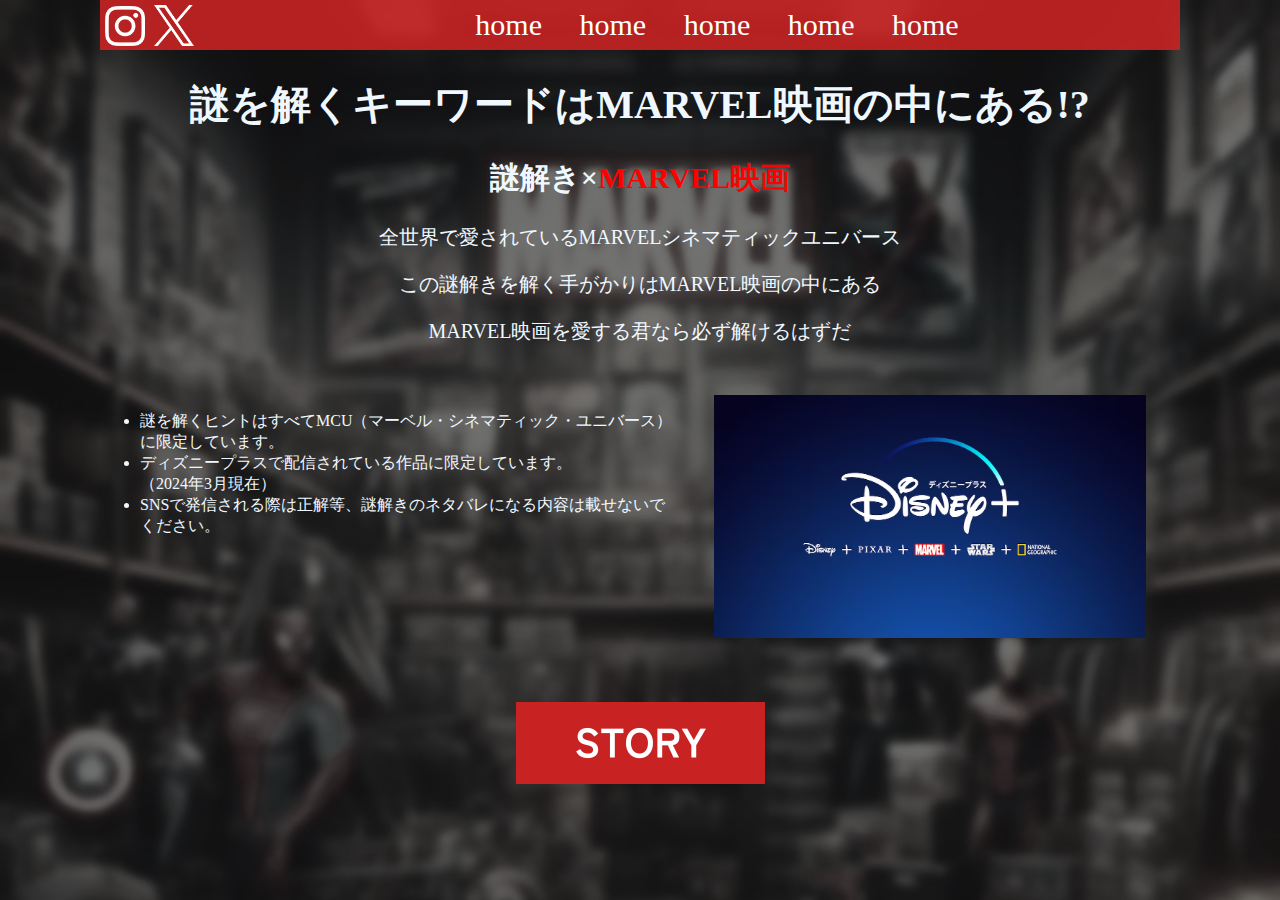
<file: index.html>
<!DOCTYPE html>
<html>
<head>
  <title>謎解きとMARVEL映画</title>
  <meta charset="UTF-8">
  <meta name="description" content="謎解きとMARVEL映画">
  <meta name="viewport" content="width=device-width, initial-scale=1.0">
  <link rel="stylesheet" href="css/main.css">
  <link rel="stylesheet" href="css/home.css">
</head>
<body>
  
<header>
  <nav id="snslogos">
    <a><img class="snslogo" src="imgs/logo_instagram.png"></li>
    <a><img class="snslogo" src="imgs/logo_x.png"></li>
  </nav>
  <nav id="navigation">
    <a href="index.html">home</a>
    <a href="index.html">home</a>
    <a href="index.html">home</a>
    <a href="index.html">home</a>
    <a href="index.html">home</a>
  </nav>
</header>
<main>
  <section id="purpose">
    <div id="purpose-ms">
      <h1>謎を解くキーワードは<strong>MARVEL映画</strong>の中にある!?</h1>
      <h2>謎解き×<span style="color: red;">MARVEL映画</span></h2>
    </div>
    <div id="purpose-coment">
      <p>全世界で愛されているMARVELシネマティックユニバース</p>
      <p>この謎解きを解く手がかりはMARVEL映画の中にある</p>
      <p>MARVEL映画を愛する君なら必ず解けるはずだ</p>
    </div>
  </section>
  <div id="rule">
    <ul>
      <li><a>謎を解くヒントはすべてMCU（マーベル・シネマティック・ユニバース）に限定しています。</a></li>
      <li><a>ディズニープラスで配信されている作品に限定しています。</br>（2024年3月現在）</a></li>
      <li><a>SNSで発信される際は正解等、謎解きのネタバレになる内容は載せないでください。</a></li>
    </ul>
    <a href="https://disneyplus.disney.co.jp/" target="_blank" rel="noopener">
      <img id="disney-logo" src="imgs/Disneyplus_logo.jpg">
    </a>
  </div>
  <div id="story-btn">
    <a href="story.html"><img src="imgs/buttons/story-btn.png"></a>
  </div>





</main>




</body>










</html>
</file>
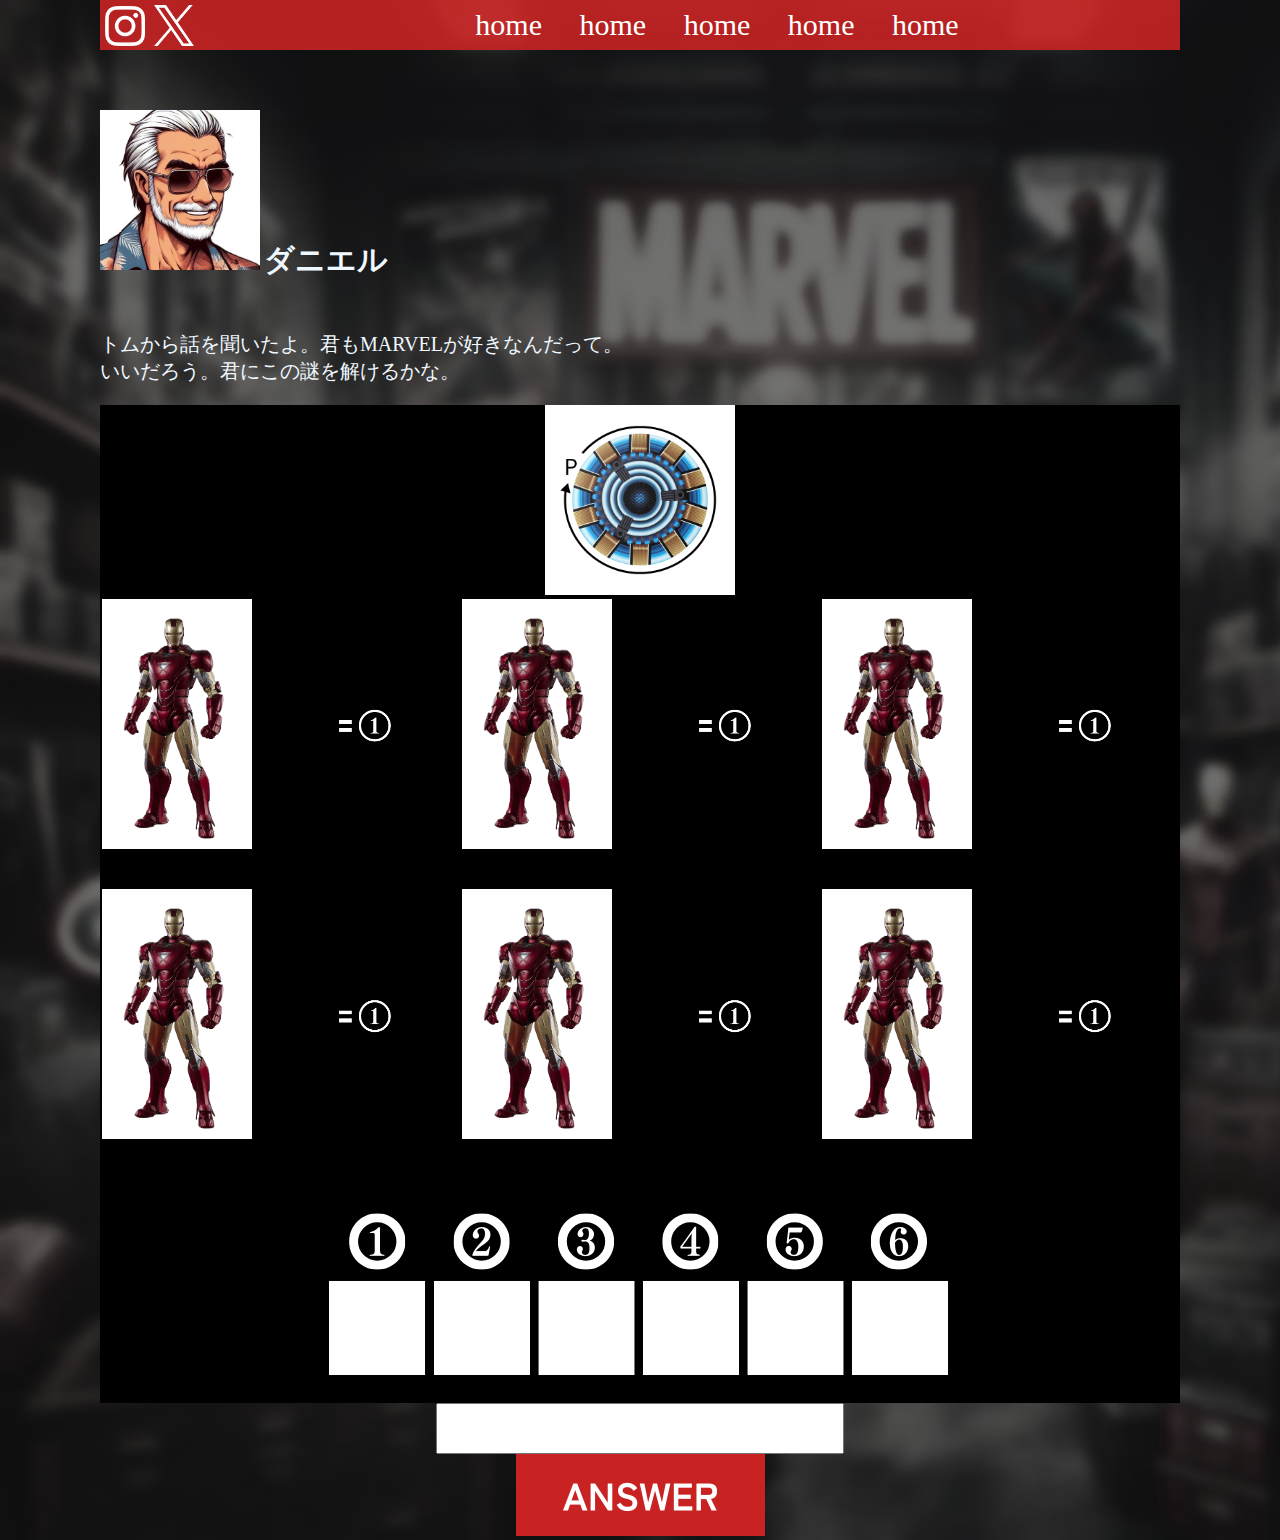
<file: quiz1.html>
<!DOCTYPE html>
<html>
<head>
  <title>謎解きとMARVEL映画</title>
  <meta charset="UTF-8">
  <meta name="description" content="謎解きとMARVEL映画">
  <meta name="viewport" content="width=device-width, initial-scale=1.0">
  <meta name="viewport" content="width=1700">
  <link rel="stylesheet" href="css/main.css">
  <link rel="stylesheet" href="css/quiz.css">
</head>
<body>
  
<header>
  <nav id="snslogos">
    <a><img class="snslogo" src="imgs/logo_instagram.png"></li>
    <a><img class="snslogo" src="imgs/logo_x.png"></li>
  </nav>
  <nav id="navigation">
    <a href="index.html">home</a>
    <a href="index.html">home</a>
    <a href="index.html">home</a>
    <a href="index.html">home</a>
    <a href="index.html">home</a>
  </nav>
</header>
<main>
  <div id="daniel-name-pic">
    <img src="imgs/daniel.jpg">
    <p>ダニエル</p>
  </div>
  <p>トムから話を聞いたよ。君もMARVELが好きなんだって。</br>いいだろう。君にこの謎を解けるかな。</p>
  <!-- クイズ -->
  <section id="quiz1">
    <img src="imgs/Q1/arc_reactor_q.png"></im>
    <div id="mks">
      <div>
        <img class="mk" src="imgs/Q1/mk6.png">
        <img class="math" src="imgs/Q1/1.png">
      </div>
      <div>
        <img class="mk" src="imgs/Q1/mk6.png">
        <img class="math" src="imgs/Q1/1.png">
      </div>
      <div>
        <img class="mk" src="imgs/Q1/mk6.png">
        <img class="math" src="imgs/Q1/1.png">
      </div>
      <div>
        <img class="mk" src="imgs/Q1/mk6.png">
        <img class="math" src="imgs/Q1/1.png">
      </div>
      <div>
        <img class="mk" src="imgs/Q1/mk6.png">
        <img class="math" src="imgs/Q1/1.png">
      </div>
      <div>
        <img class="mk" src="imgs/Q1/mk6.png">
        <img class="math" src="imgs/Q1/1.png">
      </div>
    </div>
    <div>
      <img src="imgs/Q1/input1.png">
    </div>
  </section>
  <div id="input-box">
    <input id="input-answer" type="text">
  </div>
  <div id="answer">
    <a id="answer-btn"><img src="imgs/buttons/answer.png"></a>
  </div>
</main>
<!-- 正解時表示 -->
<div id="correct-answer-box">
  <div>
    <h1>正解！</h1>
    <p>よくやった</p>
  </div>
</div>
<!-- 不正解表示 -->
<div id="notcorrect-answer-box">
  <div>
    <a id="getback-btn"><img src="imgs/buttons/batten.png"></a>
    <h1>不正解</h1>
    <p>もう一度確認しよう</p>
  </div>
</div>




<script>
const btnQuiz1 = document.getElementById('answer-btn');
const correct = document.getElementById('correct-answer-box');
const text = document.getElementById('input-answer');
const notcorrect = document.getElementById('notcorrect-answer-box');
const body = document.getElementsByName('body');


// HTML要素がクリックされたときにイベント処理を実行する
btnQuiz1.addEventListener('click', () => {
  if (text.value == "THANOS" || text.value == "サノス" || text.value == "さのす" || text.value == "thonos"){
    console.log('正解');
    correct.style.display = 'block';
  } else {
    console.log('不正解');
    notcorrect.style.display = 'block';
  }
});



// 不正解Xボタン
function butotnClick() {
  notcorrect.style.display = 'none';
}
const backBtn = document.getElementById('getback-btn');
backBtn.addEventListener('click', butotnClick);

</script>
</body>
</html>
</file>
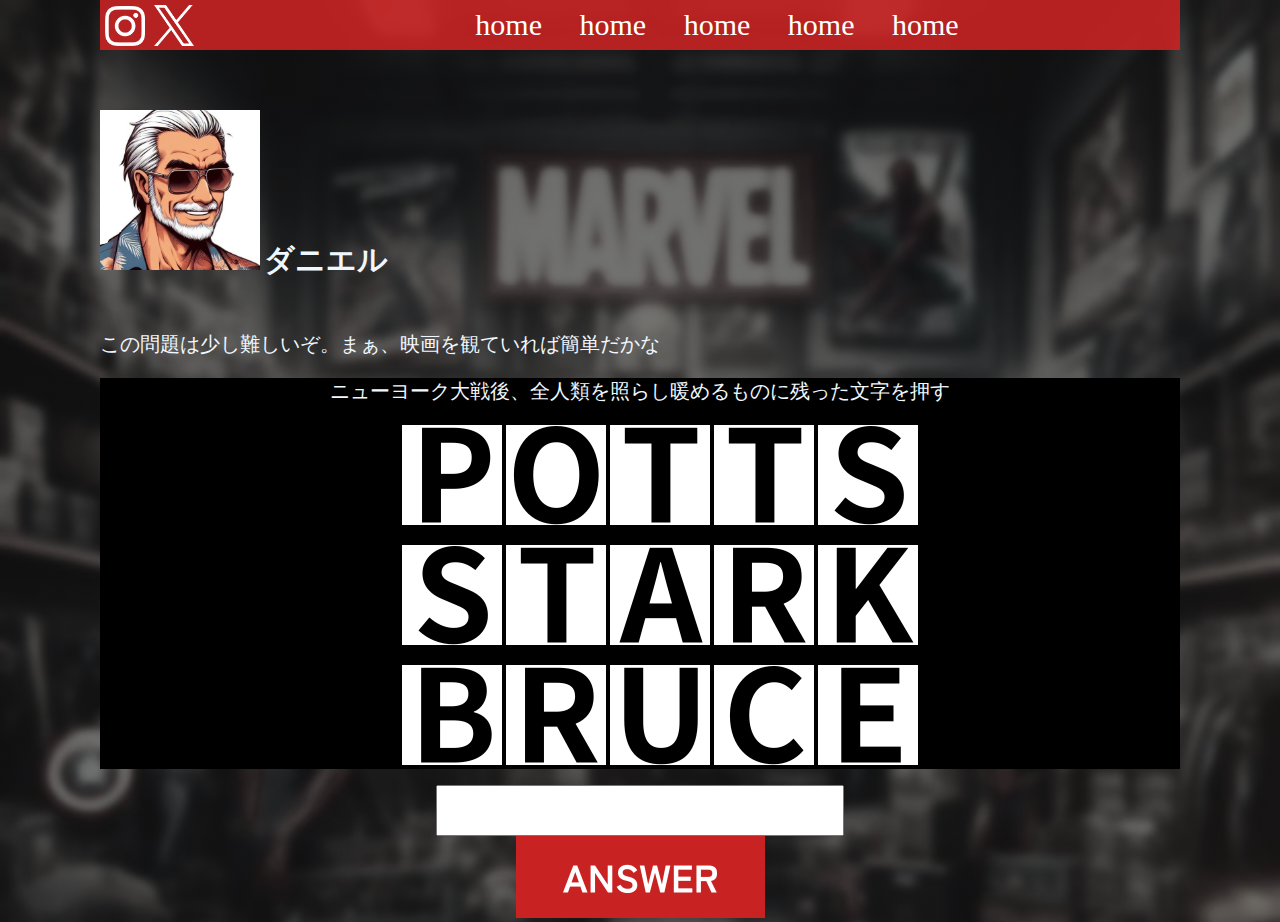
<file: quiz2.html>
<!DOCTYPE html>
<html>
<head>
  <title>謎解きとMARVEL映画</title>
  <meta charset="UTF-8">
  <meta name="description" content="謎解きとMARVEL映画">
  <meta name="viewport" content="width=device-width, initial-scale=1.0">
  <link rel="stylesheet" href="css/main.css">
  <link rel="stylesheet" href="css/quiz.css">
</head>
<body>
  
<header>
  <nav id="snslogos">
    <a><img class="snslogo" src="imgs/logo_instagram.png"></li>
    <a><img class="snslogo" src="imgs/logo_x.png"></li>
  </nav>
  <nav id="navigation">
    <a href="index.html">home</a>
    <a href="index.html">home</a>
    <a href="index.html">home</a>
    <a href="index.html">home</a>
    <a href="index.html">home</a>
  </nav>
</header>
<main>
  <div id="daniel-name-pic">
    <img src="imgs/daniel.jpg">
    <p>ダニエル</p>
  </div>
  <p>この問題は少し難しいぞ。まぁ、映画を観ていれば簡単だかな</p>
   <!-- クイズ -->
  <section id="quiz2">
    <!-- A押下前 -->
    <div id="quiz2-before">
      <p>ニューヨーク大戦後、全人類を照らし暖めるものに残った文字を押す</p>
      <ul>
        <img src="imgs/Q2/p.png">
        <img src="imgs/Q2/o.png">
        <img src="imgs/Q2/t.png">
        <img src="imgs/Q2/t.png">
        <img src="imgs/Q2/s.png">
      </ul>
      <ul>
        <img src="imgs/Q2/s.png">
        <img src="imgs/Q2/t.png">
        <img  id="btn-a" src="imgs/Q2/a.png">
        <img src="imgs/Q2/r.png">
        <img src="imgs/Q2/k.png">
      </ul>
      <ul>
        <img src="imgs/Q2/b.png">
        <img src="imgs/Q2/r.png">
        <img src="imgs/Q2/u.png">
        <img src="imgs/Q2/c.png">
        <img src="imgs/Q2/e.png">
      </ul>
    </div>
    <!-- A押下後 -->
    <div id="quiz2-after">
      <p>そこになぜか同じ人が二人。後から来た方がここで父に名乗った名は？</p>
      <img src="imgs/Q2/quiz-befor.png">
    </div>









  </section>
  <div id="input-box">
    <input id="input-answer" type="text">
  </div>
  <div id="answer">
    <a id="answer-btn"><img src="imgs/buttons/answer.png"></a>
  </div>
</main>
<!-- 正解時表示 -->
<div id="correct-answer-box">
  <div>
    <h1>正解！</h1>
    <p>よくやった</p>
  </div>
</div>
<!-- 不正解表示 -->
<div id="notcorrect-answer-box">
  <div>
    <a id="getback-btn"><img src="imgs/buttons/batten.png"></a>
    <h1>不正解</h1>
    <p>もう一度確認しよう</p>
  </div>
</div>






</main>



<script>
const btn = document.getElementById('answer-btn');
const correct = document.getElementById('correct-answer-box');
const text = document.getElementById('input-answer');
const notcorrect = document.getElementById('notcorrect-answer-box');
const body = document.getElementsByName('body');


// HTML要素がクリックされたときにイベント処理を実行する
btn.addEventListener('click', () => {
  if (text.value == "ハワードスターク"){
    console.log('正解');
    correct.style.display = 'block';

  } else {
    console.log('不正解');
    notcorrect.style.display = 'block';
  }
});



// 不正解Xボタン
function butotnClick() {
  notcorrect.style.display = 'none';
}

const backBtn = document.getElementById('getback-btn');
backBtn.addEventListener('click', butotnClick);



//クイズ2--------------------------------------------
const btnA = document.getElementById('btn-a');
const quiz2Before = document.getElementById('quiz2-before');
const quiz2After = document.getElementById('quiz2-after');

btnA.addEventListener('click', btnAClick);
function btnAClick() {
  console.log('Aが押された');
  quiz2Before.style.display = 'none';
  quiz2After.style.display = 'block';
}
</script>
</body>
</html>
</file>
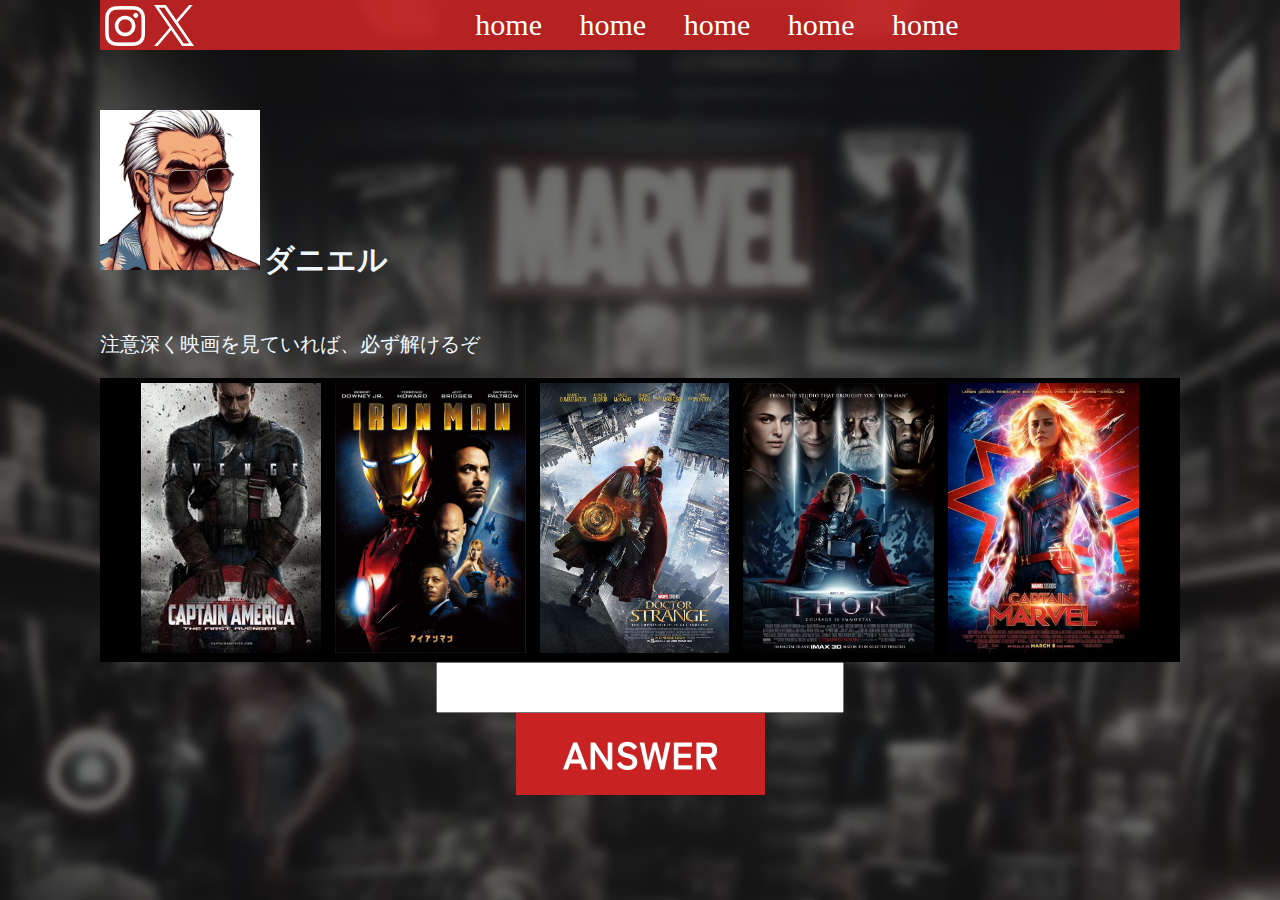
<file: quiz3.html>
<!DOCTYPE html>
<html>
<head>
  <title>謎解きとMARVEL映画</title>
  <meta charset="UTF-8">
  <meta name="description" content="謎解きとMARVEL映画">
  <meta name="viewport" content="width=device-width, initial-scale=1.0">
  <link rel="stylesheet" href="css/main.css">
  <link rel="stylesheet" href="css/quiz.css">
</head>
<body>
  
<header>
  <nav id="snslogos">
    <a><img class="snslogo" src="imgs/logo_instagram.png"></li>
    <a><img class="snslogo" src="imgs/logo_x.png"></li>
  </nav>
  <nav id="navigation">
    <a href="index.html">home</a>
    <a href="index.html">home</a>
    <a href="index.html">home</a>
    <a href="index.html">home</a>
    <a href="index.html">home</a>
  </nav>
</header>
<main>
  <div id="daniel-name-pic">
    <img src="imgs/daniel.jpg">
    <p>ダニエル</p>
  </div>
  <p>注意深く映画を見ていれば、必ず解けるぞ</p>
  <section id="quiz3">
    <div id="push-before">
      <img id="CaptainAmerica" src="imgs/Q3/CAPTAIN AMERICA.jpg" height="270px">
      <img id="IRONMAN" src="imgs/Q3/IRONMAN.jpg" height="270px">
      <img id="STRANGE" src="imgs/Q3/STRANGE.jpg" height="270px">
      <img id="THOR" src="imgs/Q3/THOR.jpg" height="270px">
      <img id="CAPTAINMARVEL" src="imgs/Q3/CAPTAIN MARVEL.jpg" height="270px">
    </div>
    <div id="push-after">
      <img class="imgPushed" id="imgPushed_CaptainAmerica" src="imgs/Q3/CAPTAIN AMERICA_pushed.png" height="270px">
      <img class="imgPushed" id="imgPushed_Ironman" src="imgs/Q3/IRONMAN_pushed.png" height="270px">
      <img class="imgPushed" id="imgPushed_Strange" src="imgs/Q3/STRANGE_pushed.png" height="270px">
      <img class="imgPushed" id="imgPushed_Thor" src="imgs/Q3/THOR_pushed.png" height="270px">
      <img class="imgPushed" id="imgPushed_CaptainMarvel" src="imgs/Q3/CAPTAIN MARVEL_pushed.png" height="270px">
      <img class="imgPushed" id="imgPushed_Close" src="imgs/buttons/batten.png" height="30px">
    </div>
  </section>
  <div id="input-box">
    <input id="input-answer" type="text">
  </div>
  <div id="answer">
    <a id="answer-btn"><img src="imgs/buttons/answer.png"></a>
  </div>
</main>
<!-- 正解時表示 -->
<div id="correct-answer-box">
  <div>
    <h1>正解！</h1>
    <p>よくやった</p>
  </div>
</div>
<!-- 不正解表示 -->
<div id="notcorrect-answer-box">
  <div>
    <a id="getback-btn"><img src="imgs/buttons/batten.png"></a>
    <h1>不正解</h1>
    <p>もう一度確認しよう</p>
  </div>
</div>



</main>



<script src="https://code.jquery.com/jquery-3.6.0.min.js"></script>
</body>
<script>
  const PushAfter = document.getElementById('push-after');
  const PushClose = document.getElementById('imgPushed_Close');
  function AMERICA() {
    PushAfter.style.display = "inline-block";
    PushClose.style.display = "inline-block";
    imgPushed_CaptainAmerica.style.display = "inline-block";
  };

  function IRONMAN() {
    PushAfter.style.display = "inline-block";
    PushClose.style.display = "inline-block";
    imgPushed_Ironman.style.display = "inline-block";
  };

  function STRANGE() {
    PushAfter.style.display = "inline-block";
    PushClose.style.display = "inline-block";
    imgPushed_Strange.style.display = "inline-block";
  };

  function THOR() {
    PushAfter.style.display = "inline-block";
    PushClose.style.display = "inline-block";
    imgPushed_Thor.style.display = "inline-block";
  };

  function CAPTAINMARVEL() {
    PushAfter.style.display = "inline-block";
    PushClose.style.display = "inline-block";
    imgPushed_CaptainMarvel.style.display = "inline-block";
  };


  function PushBack() {
    PushAfter.style.display = "none";
    PushClose.style.display = "none";
    imgPushed_CaptainAmerica.style.display = "none";
    imgPushed_Ironman.style.display = "none";
    imgPushed_Strange.style.display = "none";
    imgPushed_Thor.style.display = "none";
    imgPushed_CaptainMarvel.style.display = "none";
  };

$('#CaptainAmerica').on('click', AMERICA);
$('#IRONMAN').on('click', IRONMAN);
$('#STRANGE').on('click', STRANGE);
$('#THOR').on('click', THOR);
$('#CAPTAINMARVEL').on('click', CAPTAINMARVEL);
$('#imgPushed_Close').on('click', PushBack);

// 正解・不正解

const btnQuiz1 = document.getElementById('answer-btn');
const correct = document.getElementById('correct-answer-box');
const text = document.getElementById('input-answer');
const notcorrect = document.getElementById('notcorrect-answer-box');
const body = document.getElementsByName('body');

// HTML要素がクリックされたときにイベント処理を実行する
btnQuiz1.addEventListener('click', () => {
  if (text.value == "グース" || text.value == "ぐーす" || text.value == "goose" || text.value == "GOOSE"){
    console.log('正解');
    correct.style.display = 'block';
  } else {
    console.log('不正解');
    notcorrect.style.display = 'block';
  }
});

// 不正解Xボタン
function butotnClick() {
  notcorrect.style.display = 'none';
}
const backBtn = document.getElementById('getback-btn');
backBtn.addEventListener('click', butotnClick);







</script>









</html>
</file>
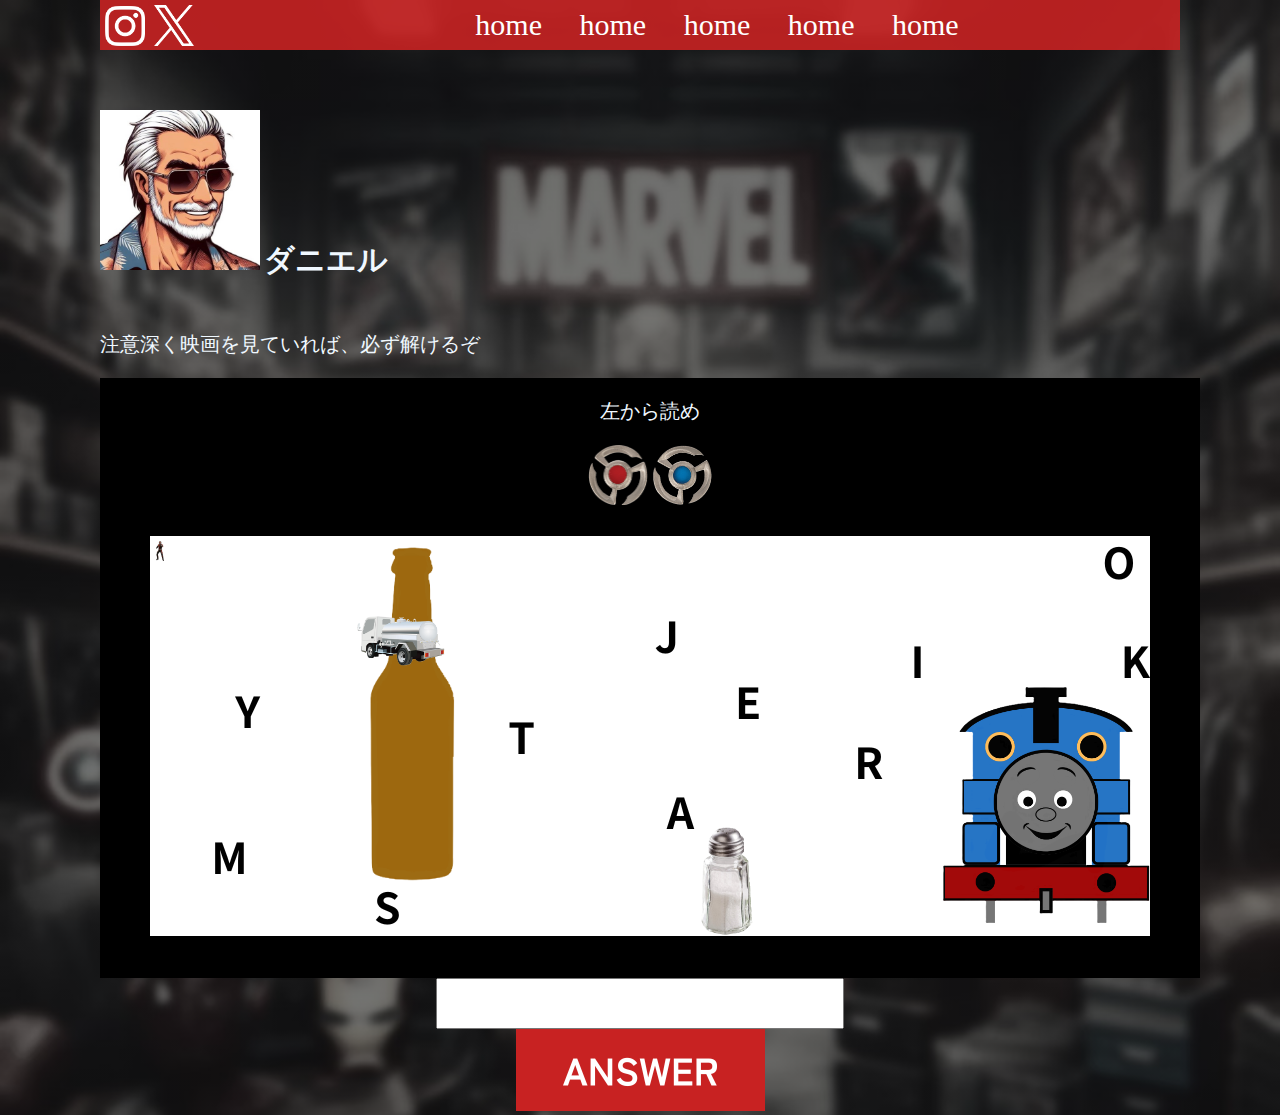
<file: quiz4.html>
<!DOCTYPE html>
<html>
<head>
  <title>謎解きとMARVEL映画</title>
  <meta charset="UTF-8">
  <meta name="description" content="謎解きとMARVEL映画">
  <meta name="viewport" content="width=device-width, initial-scale=1.0">
  <link rel="stylesheet" href="css/main.css">
  <link rel="stylesheet" href="css/quiz.css">
</head>
<body>
  
<header>
  <nav id="snslogos">
    <a><img class="snslogo" src="imgs/logo_instagram.png"></li>
    <a><img class="snslogo" src="imgs/logo_x.png"></li>
  </nav>
  <nav id="navigation">
    <a href="index.html">home</a>
    <a href="index.html">home</a>
    <a href="index.html">home</a>
    <a href="index.html">home</a>
    <a href="index.html">home</a>
  </nav>
</header>
<main>
  <div id="daniel-name-pic">
    <img src="imgs/daniel.jpg">
    <p>ダニエル</p>
  </div>
  <p>注意深く映画を見ていれば、必ず解けるぞ</p>
  <section id="quiz4">
    <p>左から読め</p>
    <div id="Shuriken">
      <img id="Red" src="imgs/Q4/red.png" width="60px" height="60px">
      <img id="Blue" src="imgs/Q4/blue.png" width="60px" height="60px">
    </div>
    <div id="Changed-img">
      <img id="Antoman" src="imgs/Q4/antman.png">
      <img id="Bin" src="imgs/Q4/bin.png">
      <img id="Tanker" src="imgs/Q4/tanker.png">
      <img id="Solt" src="imgs/Q4/solt.png">
      <img id="Popo" src="imgs/Q4/popo.png">
    </div>
  </section>
  <div id="input-box">
    <input id="input-answer" type="text">
  </div>
  <div id="answer">
    <a id="answer-btn"><img src="imgs/buttons/answer.png"></a>
  </div>
</main>
<!-- 正解時表示 -->
<div id="correct-answer-box">
  <div>
    <h1>正解！</h1>
    <p>よくやった</p>
  </div>
</div>
<!-- 不正解表示 -->
<div id="notcorrect-answer-box">
  <div>
    <a id="getback-btn"><img src="imgs/buttons/batten.png"></a>
    <h1>不正解</h1>
    <p>もう一度確認しよう</p>
  </div>
</div>



<script src="https://code.jquery.com/jquery-3.6.0.min.js"></script>
</body>


<script>
// 手裏剣制御--------------------------------------------------------
function picMove(onpointermove) {
  if(event.buttons){
      this.style.left     =  this.offsetLeft + event.movementX + 'px'
      this.style.top      =  this.offsetTop  + event.movementY + 'px'
      this.style.position = 'absolute'
      this.draggable      = false
      this.setPointerCapture(event.pointerId)

      let RedPosi = Red.getBoundingClientRect();
      let RedLeft = Number(window.pageXOffset + RedPosi.left + 25); 
      let RedTop = Number(window.pageYOffset + RedPosi.top + 25);
      let RedHeight = RedPosi.height + window.pageYOffset + RedPosi.top + 'px';

      let BluePosi = Blue.getBoundingClientRect();
      let BlueLeft = Number(window.pageXOffset +BluePosi.left + 25); 
      let BlueTop = Number(window.pageYOffset + BluePosi.top + 25);
      let BlueHeight = BluePosi.height + window.pageYOffset + BluePosi.top + 'px';
      
      const Antoman = document.getElementById('Antoman');
      let AntomanPosi = Antoman.getBoundingClientRect();
      let AntomanLeft = Number(window.pageXOffset + AntomanPosi.left);
      let AntomanWidth = Number(AntomanPosi.width + window.pageXOffset + AntomanPosi.left);
      let AntomanTop = Number(window.pageYOffset + AntomanPosi.top);
      let AntomanHeight = Number(AntomanPosi.height + window.pageYOffset + AntomanPosi.top);

      const Tanker = document.getElementById('Tanker');
      let TankerPosi = Tanker.getBoundingClientRect();
      let TankerLeft = Number(window.pageXOffset + TankerPosi.left);
      let TankerWidth = Number(TankerPosi.width + window.pageXOffset + TankerPosi.left);
      let TankerTop = Number(window.pageYOffset + TankerPosi.top);
      let TankerHeight = Number(TankerPosi.height + window.pageYOffset + TankerPosi.top - 40);
      console.log(TankerLeft);
      console.log(TankerWidth);
      console.log(TankerTop);

      const Bin = document.getElementById('Bin');
      let BinPosi = Bin.getBoundingClientRect();
      let BinLeft = Number(window.pageXOffset + BinPosi.left);
      let BinWidth = Number(BinPosi.width + window.pageXOffset + BinPosi.left);
      let BinTop = Number(window.pageYOffset + BinPosi.top);
      let BinHeight = Number(BinPosi.height + window.pageYOffset + BinPosi.top);

      const Solt = document.getElementById('Solt');
      let SoltPosi = Solt.getBoundingClientRect();
      let SoltLeft = Number(window.pageXOffset + SoltPosi.left);
      let SoltWidth = Number(SoltPosi.width + window.pageXOffset + SoltPosi.left);
      let SoltTop = Number(window.pageYOffset + SoltPosi.top);
      let SoltHeight = Number(SoltPosi.height + window.pageYOffset + SoltPosi.top);

      const Popo = document.getElementById('Popo');
      let PopoPosi = Popo.getBoundingClientRect();
      let PopoLeft = Number(window.pageXOffset + PopoPosi.left);
      let PopoWidth = Number(PopoPosi.width + window.pageXOffset + PopoPosi.left);
      let PopoTop = Number(window.pageYOffset + PopoPosi.top);
      let PopoHeight = Number(PopoPosi.height + window.pageYOffset + PopoPosi.top);

      
      if(RedLeft > AntomanLeft && RedLeft < AntomanWidth && RedTop > AntomanTop && RedTop < AntomanHeight){ //Antoman become smaller
        // Antoman.style.backgroundColor = 'red';
        Antoman.style.top = '5px';
        Antoman.style.left = '6px';
        Antoman.style.height = '20px';
      } else if(BlueLeft > AntomanLeft && BlueLeft < AntomanWidth && BlueTop > AntomanTop && BlueTop < AntomanHeight){ //Antoman become Big
        // Antoman.style.background = 'blue';
        Antoman.style.top = '5px';
        Antoman.style.left = '9px';
        Antoman.style.height = '380px';
      } else if(RedLeft > TankerLeft && RedLeft < TankerWidth && RedTop > TankerTop && RedTop < TankerHeight){ //Tanker became smaller
        // Tanker.style.backgroundColor = 'red';
        Tanker.style.top = '80px';
        Tanker.style.left = '207px';
        Tanker.style.height = '50px';
      } else if(BlueLeft > TankerLeft && BlueLeft < TankerWidth && BlueTop > TankerTop && BlueTop < TankerHeight){ //Tanker became Big
        // Tanker.style.backgroundColor = 'blue';
        Tanker.style.top = '53px';
        Tanker.style.left = '175px';
        Tanker.style.height = '270px';
      } else if(RedLeft > SoltLeft && RedLeft < SoltWidth && RedTop > SoltTop && RedTop < SoltHeight){ //Solt became smaller
        // Solt.style.backgroundColor = 'red';
        Solt.style.top = '290px';
        Solt.style.left = '550px';
        Solt.style.height = '110px';
      } else if(BlueLeft > SoltLeft && BlueLeft < SoltWidth && BlueTop > SoltTop && BlueTop < SoltHeight){ //Solt became Big
        // Solt.style.backgroundColor = 'blue';
        Solt.style.top = '20px';
        Solt.style.left = '390px';
        Solt.style.height = '380px';
      } else if(RedLeft > BinLeft && RedLeft < BinWidth && RedTop > BinTop && RedTop < BinHeight){ //Bin became smaller
        // Bin.style.backgroundColor = 'red';
        Bin.style.top = '290px';
        Bin.style.left = '220px';
        Bin.style.height = '110px';
      } else if(BlueLeft > BinLeft && BlueLeft < BinWidth && BlueTop > BinTop && BlueTop < BinHeight){ //Bin became Big
        // Bin.style.backgroundColor = 'blue';
        Bin.style.top = '5px';
        Bin.style.left = '212px';
        Bin.style.height = '340px';
      } else if(RedLeft > PopoLeft && RedLeft < PopoWidth && RedTop > PopoTop && RedTop < PopoHeight){ //Popo became smaller
        // Popo.style.backgroundColor = 'red';
        Popo.style.top = '150px';
        Popo.style.left = '790px';
        Popo.style.height = '240px';
      } else if(BlueLeft > PopoLeft && BlueLeft < PopoWidth && BlueTop > PopoTop && BlueTop < PopoHeight){ //Popo became Big
        // Popo.style.backgroundColor = 'blue';
        Popo.style.top = '0px';
        Popo.style.left = '650px';
        Popo.style.height = '400px';
      }
  }
}
const Red = document.getElementById('Red');
const Blue = document.getElementById('Blue');
Red.addEventListener('pointermove', picMove);
Blue.addEventListener('pointermove', picMove);

// ------------------------------------------------------------------

const btnQuiz1 = document.getElementById('answer-btn');
const correct = document.getElementById('correct-answer-box');
const text = document.getElementById('input-answer');
const notcorrect = document.getElementById('notcorrect-answer-box');
const body = document.getElementsByName('body');

// HTML要素がクリックされたときにイベント処理を実行する
btnQuiz1.addEventListener('click', () => {
  if (text.value == "MODOK" || text.value == "モードック" || text.valu == "modok"){
    console.log('正解');
    correct.style.display = 'block';
  } else {
    console.log('不正解');
    notcorrect.style.display = 'block';
  }
});

// 不正解Xボタン
function butotnClick() {
  notcorrect.style.display = 'none';
}
const backBtn = document.getElementById('getback-btn');
backBtn.addEventListener('click', butotnClick);









</script>
</file>
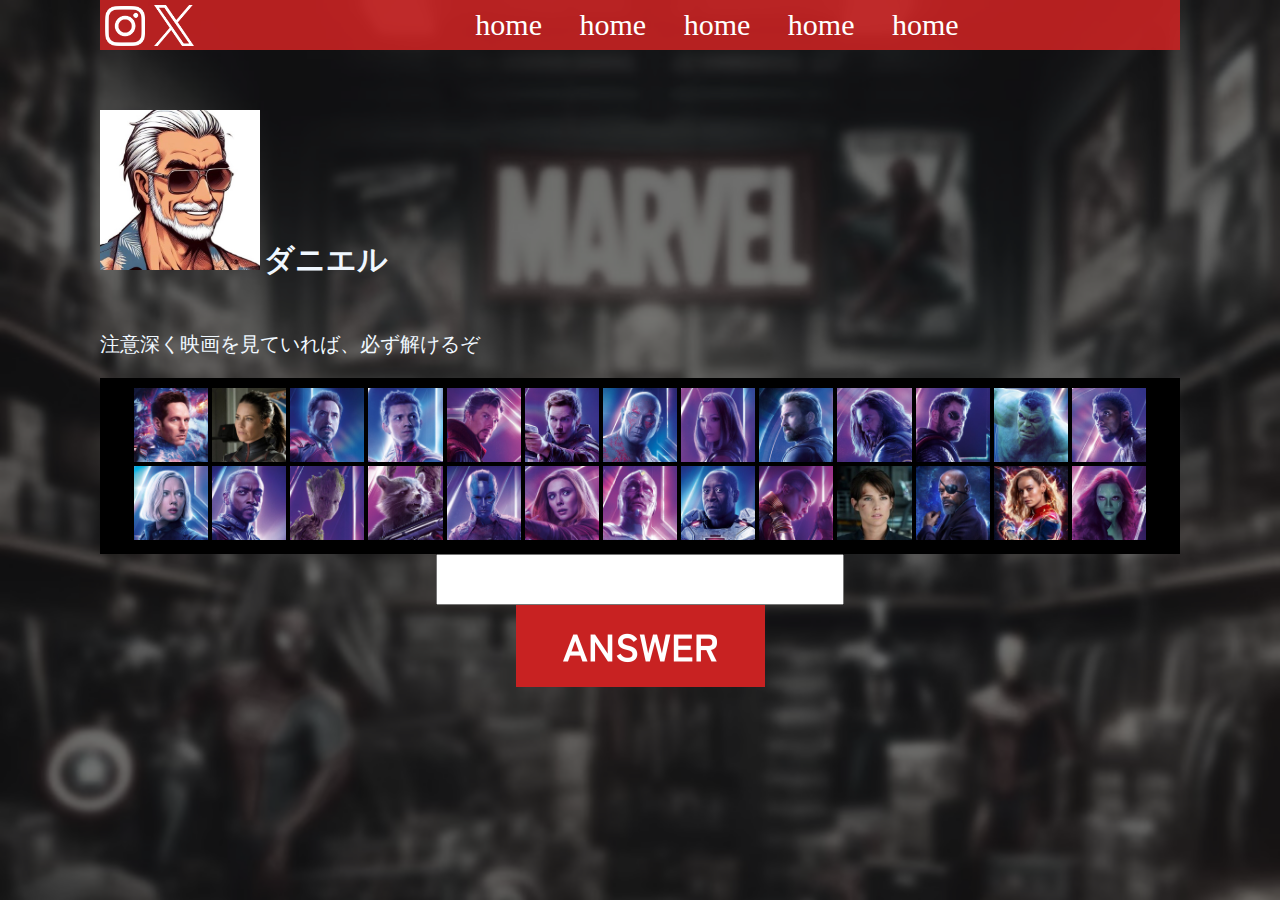
<file: quiz5.html>
<!DOCTYPE html>
<html>
<head>
  <title>謎解きとMARVEL映画</title>
  <meta charset="UTF-8">
  <meta name="description" content="謎解きとMARVEL映画">
  <meta name="viewport" content="width=device-width, initial-scale=1.0">
  <link rel="stylesheet" href="css/main.css">
  <link rel="stylesheet" href="css/quiz.css">
</head>
<body>
  
<header>
  <nav id="snslogos">
    <a><img class="snslogo" src="imgs/logo_instagram.png"></li>
    <a><img class="snslogo" src="imgs/logo_x.png"></li>
  </nav>
  <nav id="navigation">
    <a href="index.html">home</a>
    <a href="index.html">home</a>
    <a href="index.html">home</a>
    <a href="index.html">home</a>
    <a href="index.html">home</a>
  </nav>
</header>
<main>
  <div id="daniel-name-pic">
    <img src="imgs/daniel.jpg">
    <p>ダニエル</p>
  </div>
  <p>注意深く映画を見ていれば、必ず解けるぞ</p>
  <section id="quiz5">
    <div>
      <img id="antman" src="imgs/Q5/antman.jpeg">
      <img src="imgs/Q5/wasp.jpeg">
      <img src="imgs/Q5/ironman.jpeg">
      <img src="imgs/Q5/spider-man.jpeg">
      <img src="imgs/Q5/strange.jpeg">
      <img src="imgs/Q5/quil.jpeg">
      <img src="imgs/Q5/drax.jpeg">
      <img src="imgs/Q5/mantis.jpeg">
      <img src="imgs/Q5/captainamerica.jpeg">
      <img src="imgs/Q5/bucky.jpeg">
      <img src="imgs/Q5/saw.jpeg">
      <img src="imgs/Q5/hulk.jpeg">
      <img src="imgs/Q5/blackpanther.jpeg">
      <img src="imgs/Q5/blackwidow.jpeg">
      <img src="imgs/Q5/falcon.jpeg">
      <img src="imgs/Q5/groot.jpeg">
      <img src="imgs/Q5/rocket.jpeg">
      <img src="imgs/Q5/nebula.jpeg">
      <img src="imgs/Q5/wanda.jpeg">
      <img src="imgs/Q5/vision.jpeg">
      <img src="imgs/Q5/rhody.jpeg">
      <img src="imgs/Q5/okoye.jpeg">
      <img src="imgs/Q5/mariahill.jpg">
      <img src="imgs/Q5/nick-fury_fix.jpeg">
      <img src="imgs/Q5/captainmarvel.jpeg">
      <img src="imgs/Q5/gamora.jpeg">
    </div>
  </section>
  <div id="input-box">
    <input id="input-answer" type="text">
  </div>
  <div id="answer">
    <a id="answer-btn"><img src="imgs/buttons/answer.png"></a>
  </div>
</main>
<!-- 正解時表示 -->
<div id="correct-answer-box">
  <div>
    <h1>正解！</h1>
    <p>よくやった</p>
  </div>
</div>
<!-- 不正解表示 -->
<div id="notcorrect-answer-box">
  <div>
    <a id="getback-btn"><img src="imgs/buttons/batten.png"></a>
    <h1>不正解</h1>
    <p>もう一度確認しよう</p>
  </div>
</div>



<script src="https://code.jquery.com/jquery-3.6.0.min.js"></script>
</body>


<script>



































  

const btnQuiz1 = document.getElementById('answer-btn');
const correct = document.getElementById('correct-answer-box');
const text = document.getElementById('input-answer');
const notcorrect = document.getElementById('notcorrect-answer-box');
const body = document.getElementsByName('body');

// HTML要素がクリックされたときにイベント処理を実行する
btnQuiz1.addEventListener('click', () => {
  if (text.value == "MODOK" || text.value == "モードック" || text.valu == "modok"){
    console.log('正解');
    correct.style.display = 'block';
  } else {
    console.log('不正解');
    notcorrect.style.display = 'block';
  }
});

// 不正解Xボタン
function butotnClick() {
  notcorrect.style.display = 'none';
}
const backBtn = document.getElementById('getback-btn');
backBtn.addEventListener('click', butotnClick);









</script>
</file>
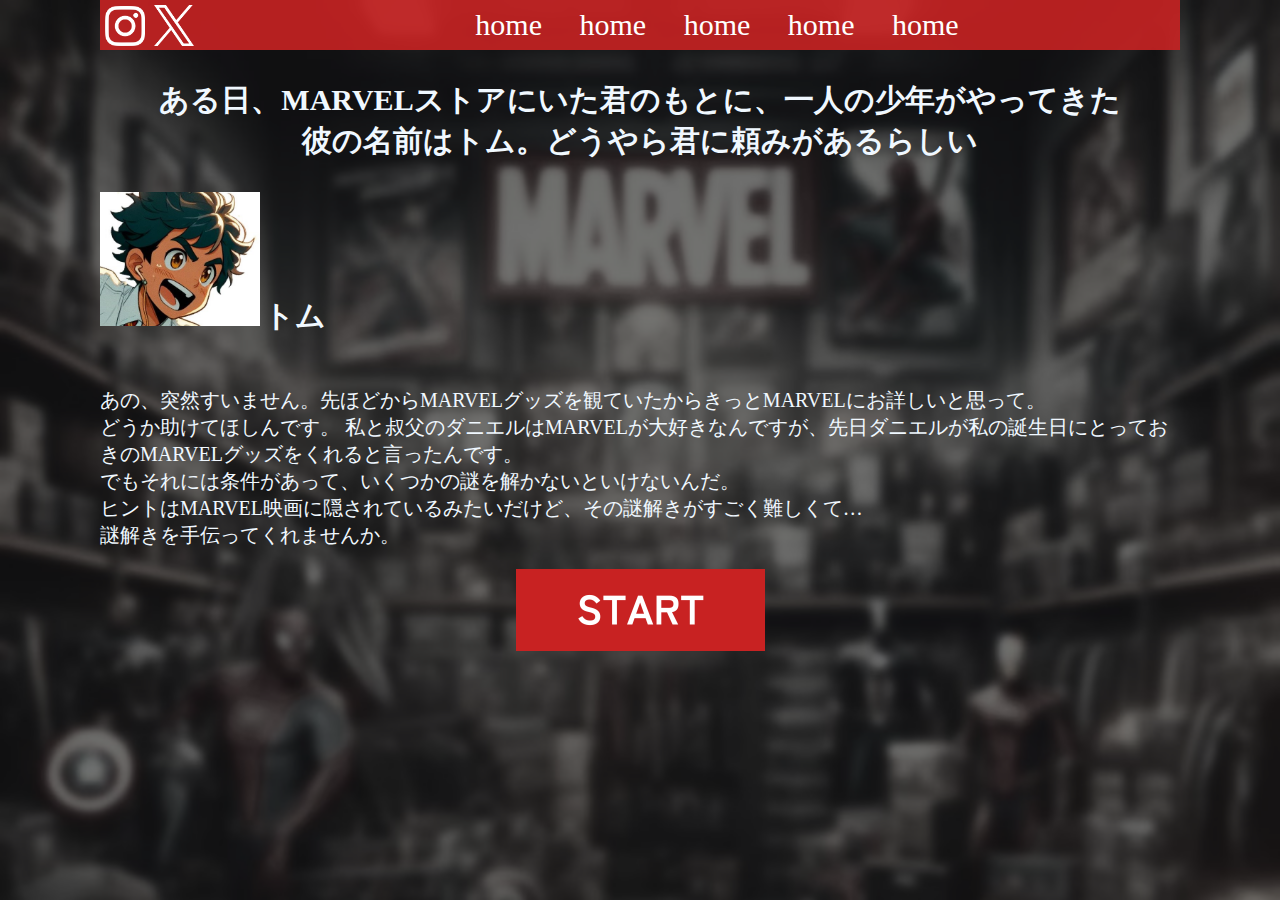
<file: story.html>
<!DOCTYPE html>
<html>
<head>
  <title>謎解きとMARVEL映画</title>
  <meta charset="UTF-8">
  <meta name="description" content="謎解きとMARVEL映画">
  <meta name="viewport" content="width=device-width, initial-scale=1.0">
  <link rel="stylesheet" href="css/story.css">
  <link rel="stylesheet" href="css/main.css">
</head>
<body>
  
<header>
  <nav id="snslogos">
    <a><img class="snslogo" src="imgs/logo_instagram.png"></li>
    <a><img class="snslogo" src="imgs/logo_x.png"></li>
  </nav>
  <nav id="navigation">
    <a href="index.html">home</a>
    <a href="index.html">home</a>
    <a href="index.html">home</a>
    <a href="index.html">home</a>
    <a href="index.html">home</a>
  </nav>
</header>
<main>
  <p>ある日、MARVELストアにいた君のもとに、一人の少年がやってきた</br>彼の名前はトム。どうやら君に頼みがあるらしい</p>
  <div id="tom-name-pic">
    <img src="imgs/tom.jpg">
    <p>トム</p>
  </div>
  <div>
    <p>あの、突然すいません。先ほどからMARVELグッズを観ていたからきっとMARVELにお詳しいと思って。</br>どうか助けてほしんです。
       私と叔父のダニエルはMARVELが大好きなんですが、先日ダニエルが私の誕生日にとっておきのMARVELグッズをくれると言ったんです。</br>
       でもそれには条件があって、いくつかの謎を解かないといけないんだ。</br>
       ヒントはMARVEL映画に隠されているみたいだけど、その謎解きがすごく難しくて…</br>
       謎解きを手伝ってくれませんか。</br>
  </div>
  <div id="start-btn">
    <a href="quiz1.html"><img src="imgs/buttons/start-btn.png"></a>
  </div>
</main>



</body>










</html>
</file>
<file: css/main.css>
body {
  max-width: 1080px;
  min-width: 960px;
  margin: 0 auto 0 auto;
  color: aliceblue;
  background: linear-gradient(rgba(0, 0, 0, 0.5),rgba(0, 0, 0, 0.5)),
  url(../imgs/background-img1.jpg);
  background-size: cover;
} 
p {
  font-size: 20px;
}
h1 {
  font-size: 40px;
}
h2 {
  font-size: 30px;
}

/* ヘッダー---------------------------------*/
header {
  background-color: rgba(200, 34, 34, 0.897);
  display: flex;
  justify-content: space-between;
}
.snslogo {
  display: inline-block;
  width: 40px;
  margin-left: 5px;
  margin-top: 5px;
}
#navigation {
  margin: auto;
  font-size: large;
  font-size: 30px;
}
#navigation > a {
  color: rgba(255, 255, 255, 1);
  margin-left: 30px;
  text-decoration: none;
}


/* メイン----------------------------------------- */
#daniel-name-pic {
  margin-top: 60px;
}
#daniel-name-pic > img {
  display: inline-block;
  width: 160px;
}
#daniel-name-pic > p {
  display: inline-block;
  font-size: 30px;
  font-weight: bold;
}




/* ボタン */
#answer {
  text-align: center;
}
#answer > a {
  cursor:pointer
}
#input-box {
  text-align: center;
}
#input-answer {
  font-size: 40px;
  width: 400px;
}



/* 正解時表示 */
#correct-answer-box {
  display: none;
  background-color: rgba(0, 0, 0, 0.8);
  position: fixed;
  width: 100%;
  height: 100%;
  left: 0;
  top: 0;
}
#correct-answer-box > div {
  position: absolute;
  color: black;
  background-color: rgba(255, 255, 255, 1);
  margin: auto;
  width: 50%;
  height: 50%;
  left: 25%;
  right: 25%;
  top: 25%;
  bottom: 25%;
}
#correct-answer-box > div > a {
  position: absolute;
  right: 0;
}





/* 不正解表示 */
#notcorrect-answer-box {
  display: none;
  background-color: rgba(0, 0, 0, 0.8);
  position: fixed;
  width: 100%;
  height: 100%;
  left: 0;
  top: 0;
}
#notcorrect-answer-box > div {
  position: absolute;
  background-color: rgba(200, 34, 34, 1);
  margin: auto;
  width: 50%;
  height: 50%;
  left: 25%;
  right: 25%;
  top: 25%;
  bottom: 25%;
}
#notcorrect-answer-box > div > a {
  position: absolute;
  right: 0;
  cursor:pointer
}
</file>
<file: css/home.css>
/* メイン---------------------------------------- */
#purpose {
  /* background-color: aqua; */
  text-align: center;
  margin-bottom: 50px;
}
#rule {
  position: relative;
  display: flex;
  margin-bottom: 60px;
}
#rule > ul {
  display: inline-block;
  width: 50%;
}
#rule > a {
  display: inline-block;
  width: 40%;
  margin: auto;
}
#disney-logo {
  width: 100%;
}

/* ボタン---------------------------------------------- */
#story-btn {
  text-align: center;
}
</file>
<file: css/quiz.css>
/* クイズ1------------------------------------ */
#quiz1 {
  background-color: rgba(0, 0, 0, 1);
  text-align: center;
}
#quiz1 > img {
  width: 190px;
}
#mks {
  position: relative;
  width: 100%;
  display: flex;
  flex-wrap: wrap;
}
#mks > div {
  width: 33%;
  display: flex;
  margin: auto auto 40px auto;
}
.mk {
  width:  150px;
}
.math {
  margin: auto;
  width: 50%;
}

/* クイズ2------------------------------------------ */
#quiz2 {
  background-color: rgba(0, 0, 0, 1);
  text-align: center;
}


#quiz2-before {
  display: block;
}

#quiz2-after {
  display: none;
}
#quiz2-after > img{
  width: 480px;
}

/* クイズ3--------------------------------------------- */
#quiz3 {
  background-color: rgba(0, 0, 0, 1);
  text-align: center;
  position: relative;
}

#push-before > img {
  cursor: pointer;
  padding: 5px;
}

#push-before > img:hover {
  background-color: aliceblue;
}

 #push-after {
  display: none;
  position: absolute;
  background-color: rgba(0, 0, 0, 0.8);;
  text-align: center;
  width: 100%;
  height: 100%;
  top: 0;
  left: 0;
}
.imgPushed {
  display: none;
}
#imgPushed_CaptainAmerica, #imgPushed_Ironman, #imgPushed_Strange, #imgPushed_Thor, #imgPushed_CaptainMarvel {
  display: none;
  margin: auto;
}
#imgPushed_Close {
  position: absolute;
  display: none;
  background-color: aqua;
  cursor: pointer;
} 



/* クイズ4--------------------------------------------- */
#quiz4 {
  background-color: rgba(0, 0, 0, 1);
  text-align: center;
  height: 600px;
  width: 1100px;
  display: flex;
  flex-flow: column;
}

#Changed-img {
  margin: auto;
  background-color: aliceblue;
  justify-content: center;
  position: relative;
  width: 1000px;
  height: 400px;
  background-image: url(../imgs/Q4/keyword.png);
}
#Shuriken {
  height: 50px;
  z-index: 999;
  top: 0px;
}
#Red, #Blue {
  cursor: grab;
}



#Changed-img > img {
  display: inline-block;
  margin: 0;
}
/* 正解 */
#Antoman {
  position: absolute;
  top: 5px;
  left: 6px;
  height: 20px;
}
#Bin {
  position: absolute ;
  top: 5px;
  left: 212px;
  height: 340px;
}
#Tanker {
  position: absolute ;
  top: 80px;
  left: 207px;
  height: 50px;
}
#Solt {
  position: absolute;
  top: 290px;
  left: 550px;
  height: 110px;
}
#Popo {
  position: absolute;
  top: 150px;
  left: 790px;
  height: 240px;
}

/* Q5 */
#quiz5 {
  background-color: rgba(0, 0, 0, 1);
  text-align: center;
  padding: 10px;
}
#quiz5 > div > img {
  display: inline-block;
  width: 7%;
}
</file>
<file: css/story.css>
body {
  max-width: 1080px;
  min-width: 960px;
  margin: 0 auto 0 auto;
  color: aliceblue;
  background: linear-gradient(rgba(0, 0, 0, 0.5),rgba(0, 0, 0, 0.5)),
  url(../imgs/background-img1.jpg);
  background-size: cover;
} 
p {
  font-size: 20px;
}
h1 {
  font-size: 40px;
}
h2 {
  font-size: 30px;
}

/* ヘッダー---------------------------------*/
header {
  background-color: rgba(200, 34, 34, 0.897);
  display: flex;
  justify-content: space-between;
}
.snslogo {
  display: inline-block;
  width: 40px;
  margin-left: 5px;
  margin-top: 5px;
}
#navigation {
  margin: auto;
  font-size: large;
  font-size: 30px;
}
#navigation > a {
  color: rgba(255, 255, 255, 1);
  margin-left: 30px;
  text-decoration: none;
}
/* メイン------------------------------------- */
main > p {
  text-align: center;
  font-size: 30px;
  font-weight: bold;
}

#tom-name-pic > img {
  display: inline-block;
  width: 160px;
}
#tom-name-pic > p {
  display: inline-block;
  font-size: 30px;
  font-weight: bold;
}

/* スタートボタン--------------------------------- */
#start-btn {
  text-align: center;
}
</file>
